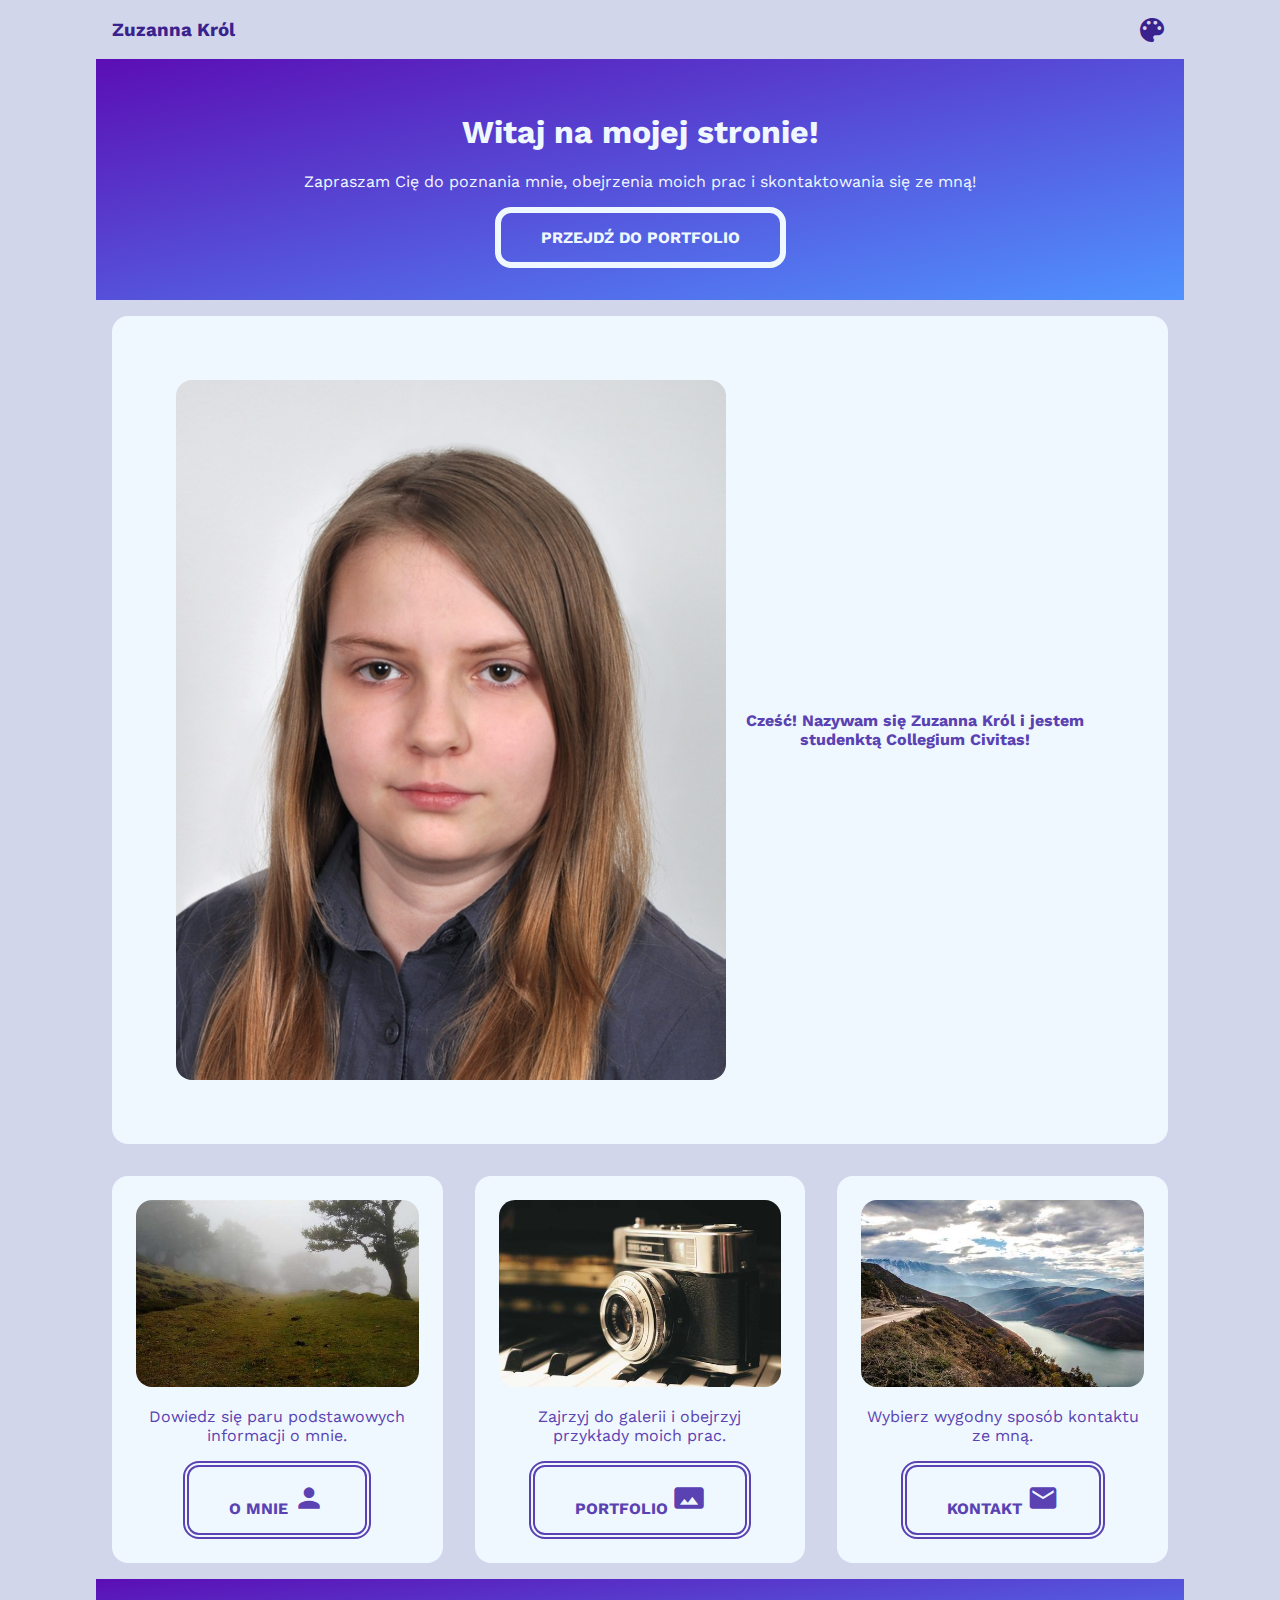
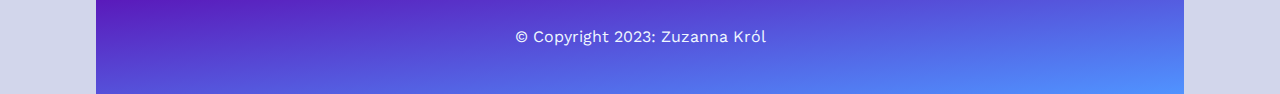
<file: index.html>
<!DOCTYPE html>
<html lang="pl">

<head>
    <meta charset="UTF-8">
    <meta http-equiv="X-UA-Compatible" content="IE=edge">
    <meta name="viewport" content="width=device-width, initial-scale=1.0">
    <link href="https://fonts.googleapis.com/icon?family=Material+Icons" rel="stylesheet">
    <link rel="stylesheet" href="css/style.css">
    <title>Zuzanna Król</title>
</head>

<!--alt shift F to clean up kodu-->

<body>

    <header>
        <div class="navbar">
            <h3>Zuzanna Król</h3>
            <i class="material-icons">palette</i>

        </div>
    </header>

    <section class="hero">
        <div>
            <h1>Witaj na mojej stronie!</h1>
            <p>Zapraszam Cię do poznania mnie, obejrzenia moich prac i skontaktowania się ze mną!</p>

            <a class="cta" href="galeria.html">PRZEJDŹ DO PORTFOLIO </a>
        </div>

    </section>

<section>
 <div class="section">
<img src="img/ja.jpg" alt="Autorka" class="ja">
<p>Cześć! Nazywam się Zuzanna Król i jestem studenktą Collegium Civitas! </p>

 </div>
</section>




    <!--Karty-->
    <section class="links">
        <div class="card">
            <img src="img/las.jpg" alt="las">
            <p>Dowiedz się paru podstawowych informacji o mnie.</p>
            <a class="btn" href="about.html">O MNIE <i class="material-icons">person</i></a>
        </div>
        <div class="card">
            <img src="img/aparat.jpg" alt="aparat">
            <p>Zajrzyj do galerii i obejrzyj przykłady moich prac.</p>
            <a class="btn" href="galeria.html">PORTFOLIO <i class="material-icons">panorama</i></a>
        </div>
        
        <div class="card">
            <img src="img/jezioro.jpg" alt="jezioro">
            <p>Wybierz wygodny sposób kontaktu ze mną.</p>
            <a class="btn" href="kontakt.html">KONTAKT <i class="material-icons">mail</i></a>
        </div>
    </section>
 
    <!--Karty-->


    <footer>
        <div class="hero">
            <p>© Copyright 2023: Zuzanna Król</p>
        </div>

    </footer>

</body>

</html>
</file>
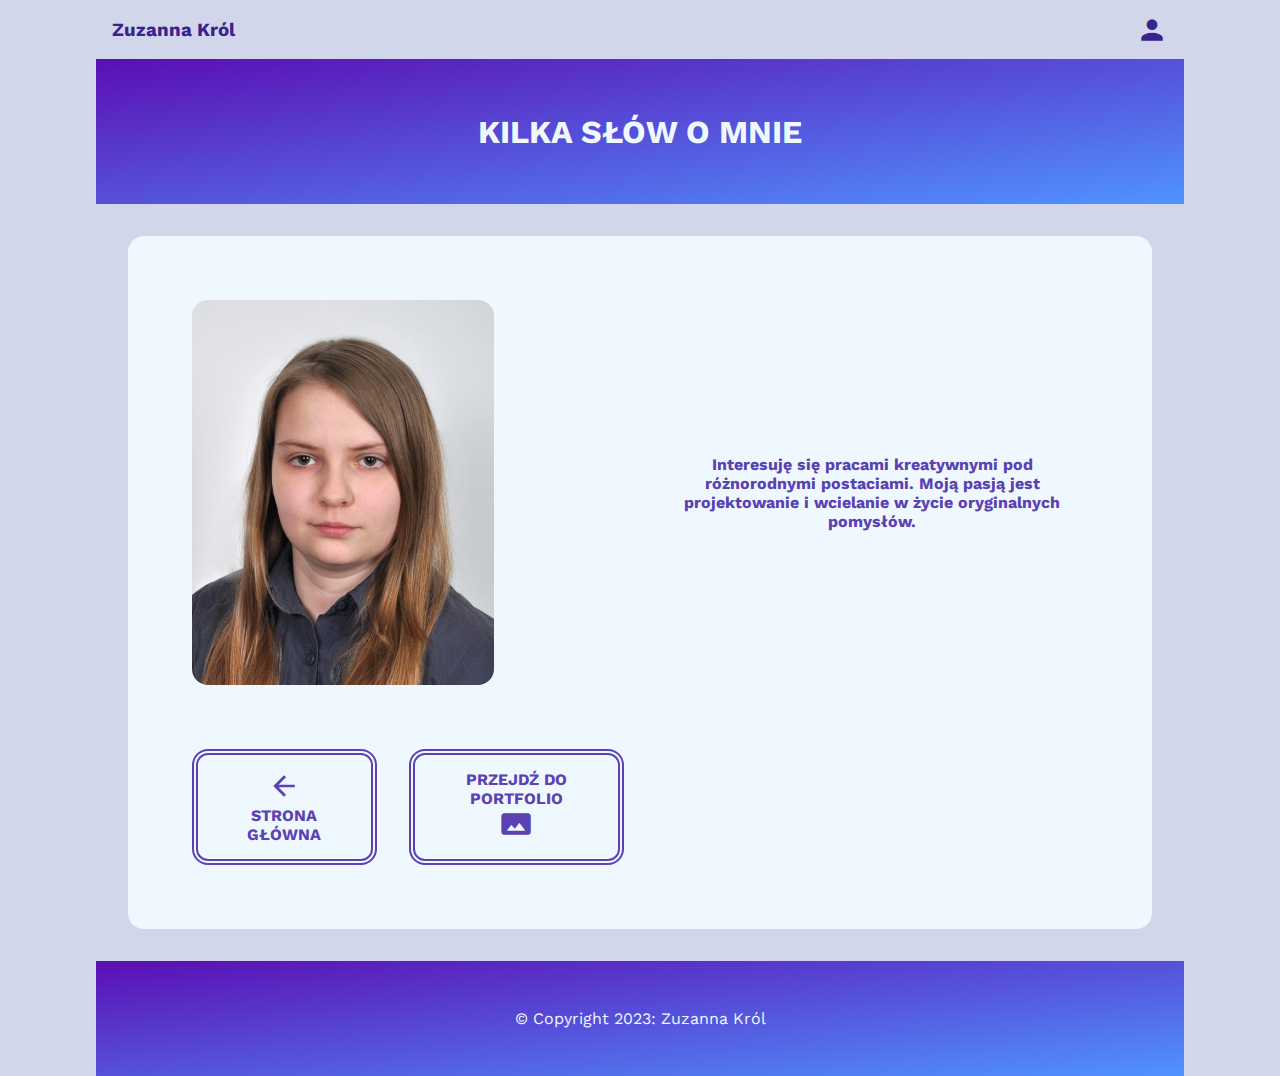
<file: about.html>
<!DOCTYPE html>
<html lang="pl">

<head>
    <meta charset="UTF-8">
    <meta http-equiv="X-UA-Compatible" content="IE=edge">
    <meta name="viewport" content="width=device-width, initial-scale=1.0">
    <link href="https://fonts.googleapis.com/icon?family=Material+Icons" rel="stylesheet">
    <link rel="stylesheet" href="css/style.css">
    <title>Zuzanna Król</title>
</head>

<!--alt shift F to clean up kodu-->

<body>

    <header>
        <div class="navbar">
            <h3>Zuzanna Król</h3>
            <i class="material-icons">person</i>

        </div>
    </header>



    </section>

    <section class="hero">
        <div>
            <h1>KILKA SŁÓW O MNIE</h1>
            
        </div>

    </section>

<section>
 <div class="about">
<img src="img/ja.jpg" alt="Autorka" class="ja">
<p>Interesuję się pracami kreatywnymi pod różnorodnymi postaciami. Moją pasją jest projektowanie i wcielanie w życie oryginalnych pomysłów.</p>

<div class="abtn">
<a class="btn" href="index.html"><i class="material-icons">arrow_back</i>STRONA GŁÓWNA </a>
<a class="btn" href="galeria.html">PRZEJDŹ DO PORTFOLIO <i class="material-icons">panorama</i></a>
</div>
</div>
</section>





    <footer>
        <div class="hero">
            <p>© Copyright 2023: Zuzanna Król</p>
        </div>

    </footer>

</body>

</html>
</file>
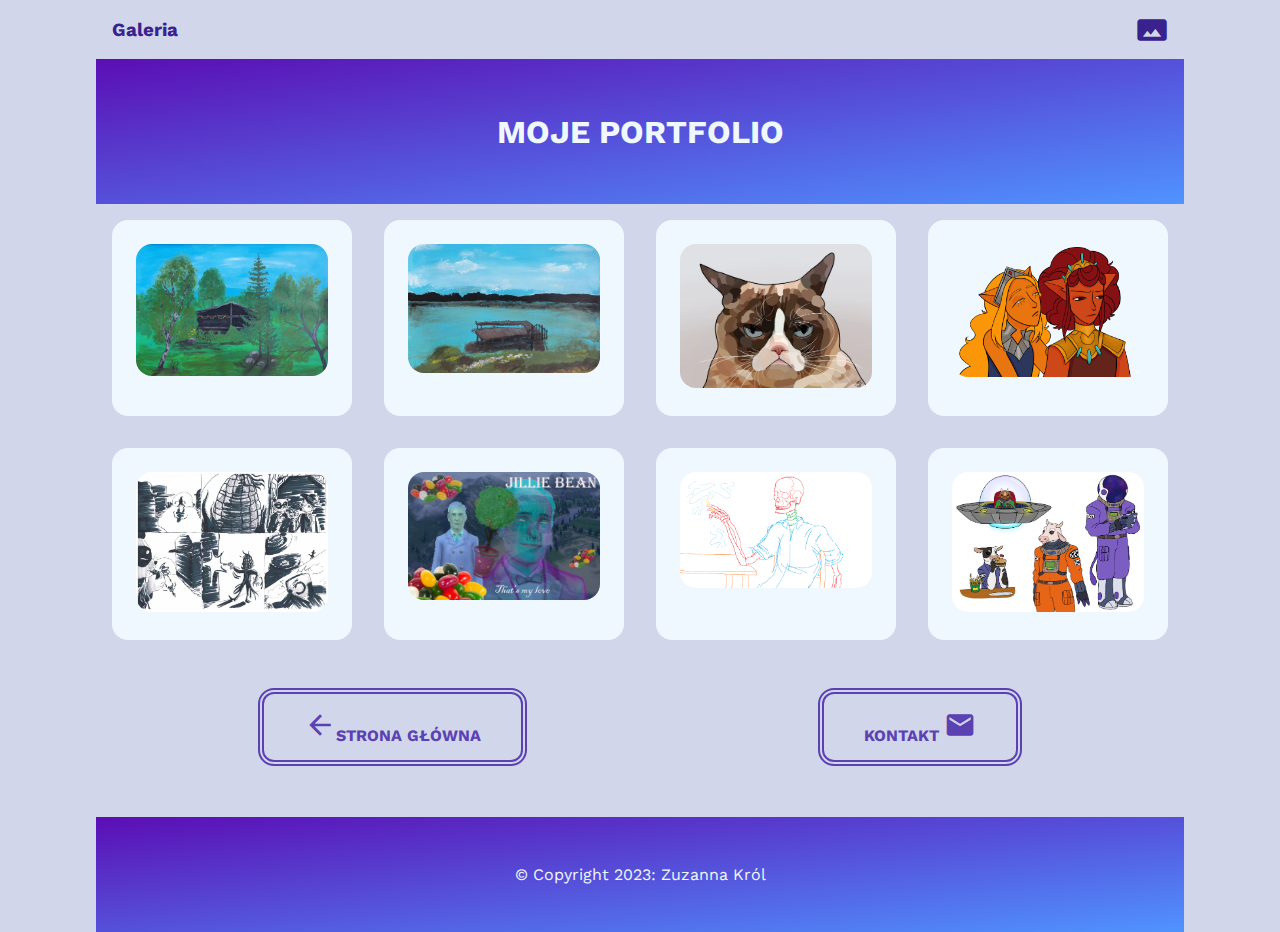
<file: galeria.html>
<!DOCTYPE html>
<html lang="pl">

<head>
    <meta charset="UTF-8">
    <meta http-equiv="X-UA-Compatible" content="IE=edge">
    <meta name="viewport" content="width=device-width, initial-scale=1.0">
    <link href="https://fonts.googleapis.com/icon?family=Material+Icons" rel="stylesheet">
    <link rel="stylesheet" href="css/style.css">
    <title>Zuzanna Król</title>
</head>

<!--alt shift F to clean up kodu-->

<body>

    <header>
        <div class="navbar">
            <h3>Galeria</h3>
            <i class="material-icons">panorama</i>

        </div>
    </header>

    <section class="hero">
        <div>
            <h1>MOJE PORTFOLIO</h1>

        </div>

    </section>

    <section class="portfolio">
        <div class="card">
            <img src="img/aa.jpg" alt="domek">
            

        </div>
        <div class="card">
            <img src="img/bb.jpg" alt="rzeka">
        
        </div>
        
        <div class="card">
            <img src="img/Grumpy Cat.png" alt="kot">
        
        </div>

        <div class="card">
            <img src="img/Wildkats.png" alt="kats">
            
        </div>
      
        <div class="card">
            <img src="img/cob.jpeg" alt="korn">
            

        </div>
        <div class="card">
            <img src="img/Jillie Bean.jpg" alt="bean">
        
        </div>
        
        <div class="card">
            <img src="img/Skeletal.png" alt="sketetal">
        
        </div>

        <div class="card">
            <img src="img/space cows.jpg" alt="cows">
            
        </div>
        
    </section>

    <div class="buttons">
        <a class="btn" href="index.html"><i class="material-icons">arrow_back</i>STRONA GŁÓWNA </a>
        <a class="btn" href="kontakt.html">KONTAKT <i class="material-icons">email</i></a>

    </div>
<br>



    <footer>
        <div class="hero">
            <p>© Copyright 2023: Zuzanna Król</p>
        </div>

    </footer>

</body>

</html>
</file>
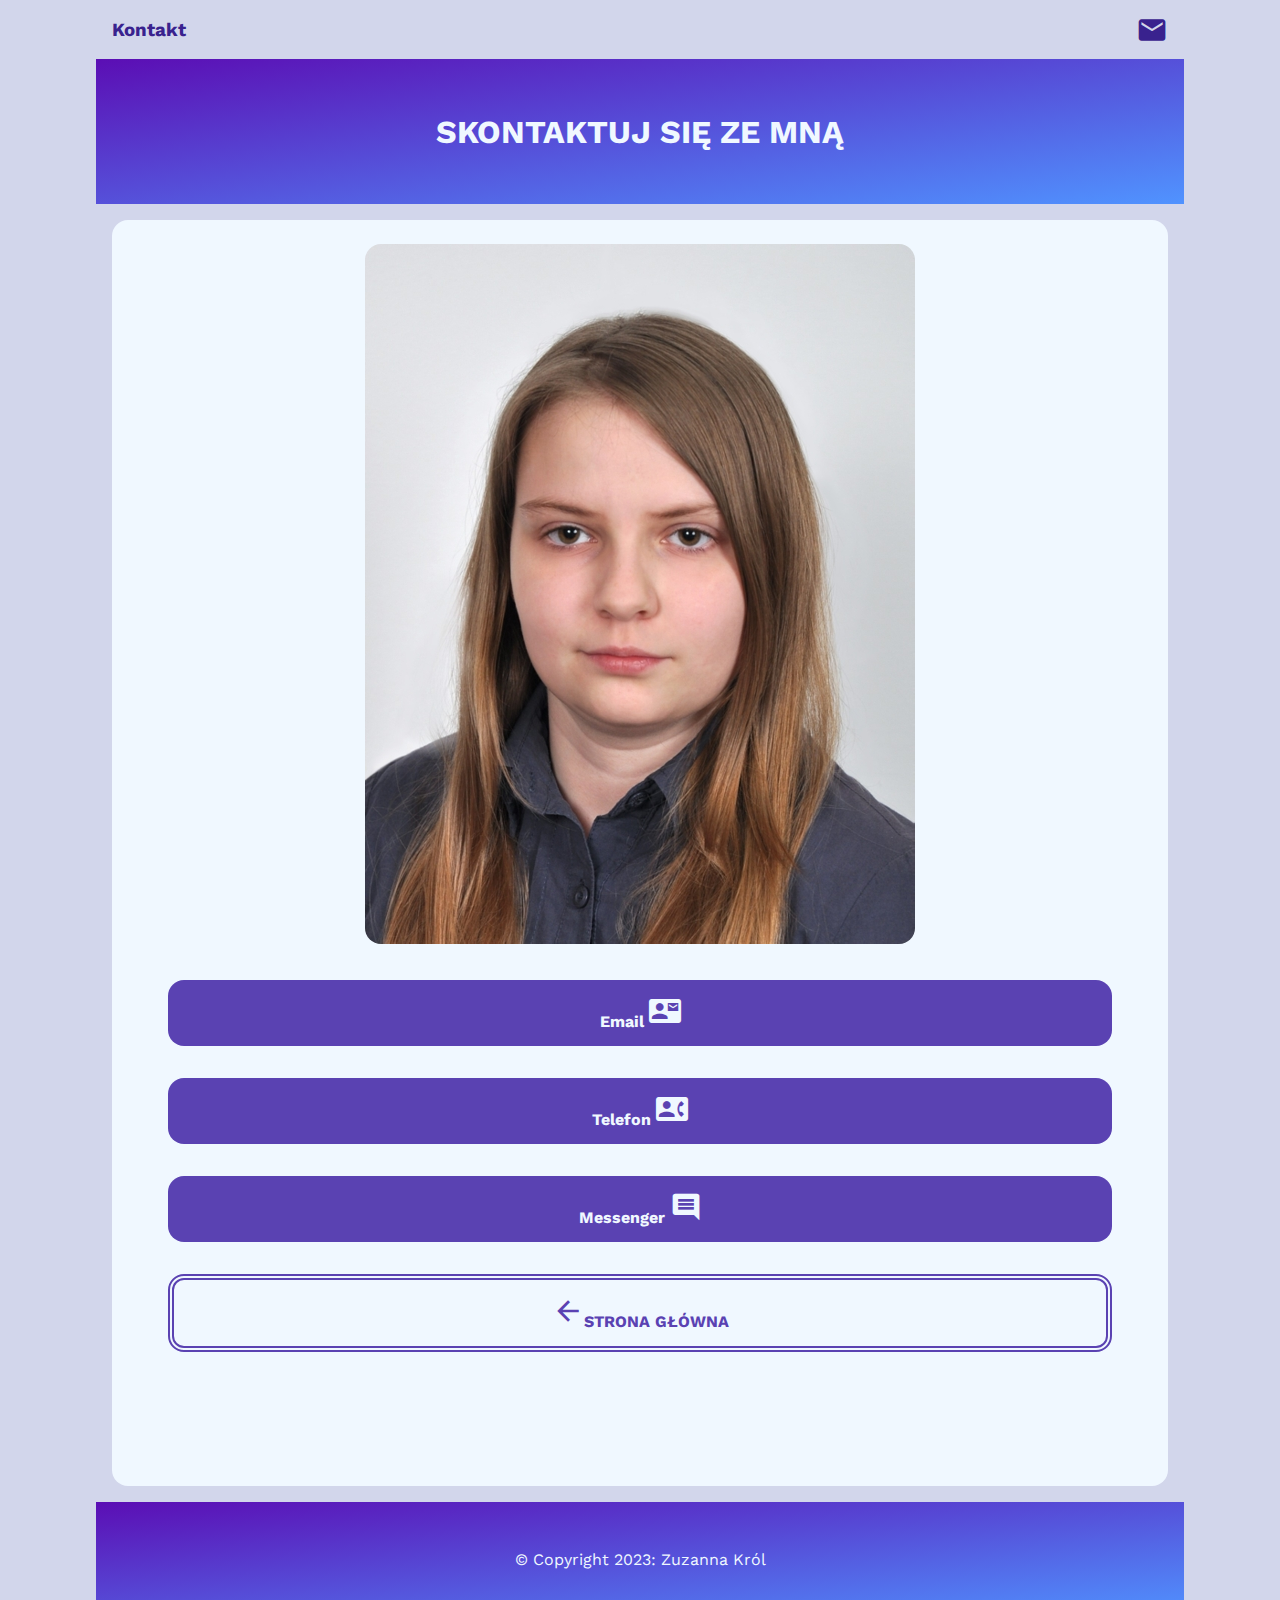
<file: kontakt.html>
<!DOCTYPE html>
<html lang="pl">

<head>
    <meta charset="UTF-8">
    <meta http-equiv="X-UA-Compatible" content="IE=edge">
    <meta name="viewport" content="width=device-width, initial-scale=1.0">
    <link href="https://fonts.googleapis.com/icon?family=Material+Icons" rel="stylesheet">
    <link rel="stylesheet" href="css/style.css">
    <title>Zuzanna Król</title>
</head>

<!--alt shift F to clean up kodu-->

<body>

    <header>
        <div class="navbar">
            <h3>Kontakt</h3>
            <i class="material-icons">email</i>

        </div>
    </header>



    </section>

    <section class="hero">
        <div>
            <h1>SKONTAKTUJ SIĘ ZE MNĄ</h1>
            
        </div>

    </section>

<section class="kontakt">
 <div>
<img src="img/ja.jpg" alt="Autorka" class="ja">


<div class="info">
<a href="mailto:zuzia.krol33@gmail.com">Email <i class="material-icons">contact_mail</i></a></a>
<a href="#">Telefon <i class="material-icons">contact_phone</i></a></a>
<a href="http:/https://www.facebook.com//">Messenger <i class="material-icons">comment</i></a></a>
</div>

<div class="kbtn">
<a class="btn" href="index.html"><i class="material-icons">arrow_back</i>STRONA GŁÓWNA </a>

</div>
 </div>

</section>





    <footer>
        <div class="hero">
            <p>© Copyright 2023: Zuzanna Król</p>
        </div>

    </footer>

</body>

</html>
</file>
<file: css/style.css>
@import url('https://fonts.googleapis.com/css2?family=Work+Sans:wght@400;700&display=swap');



body {
    background-color: rgb(210, 214, 235);
    font-family: 'Work Sans', sans-serif;
    margin: 0 2rem;
}

img {
    max-width: 100%;
    border-radius: 1rem;
    
}

.material-icons{
font-size: 2rem;
}

a{
    background-color: rgb(90, 66, 178);;
    border-radius: 1rem;
    color: aliceblue;
    padding: 15px 40px;
    text-align: center;
    text-decoration: none;
    display: inline-block;
    font-size: 1rem;
    font-weight: 700;
}


.btn {
    background-color: transparent;
    border-style: double;
    border-width: 6px;
    border-color: rgb(90, 66, 178);
    border-radius: 1rem;
    color: rgb(90, 66, 178);
    padding: 15px 40px;
    text-align: center;
    text-decoration: none;
    display: inline-block;
    font-size: 1rem;
    font-weight: 700;
}

.cta {
    background-color: rgb(135, 155, 247);
    background-color: transparent;
    border-style: solid;
    border-width: 6px;
    border-color: aliceblue;
    border-radius: 1rem;
    color: aliceblue;
    padding: 15px 40px;
    text-align: center;
    text-decoration: none;
    display: inline-block;
    font-size: 1rem;
    font-weight: 700;
}

.navbar {
    display: flex;
    justify-content: space-between;
    align-items: center;
    padding: 0 1rem;
    color: rgb(57, 34, 142);
}


.hero {
    padding: 2rem;
    text-align: center;
    background-image: linear-gradient(to bottom right, rgb(180, 14, 163), rgb(131, 12, 160));
    color: aliceblue;
}

.section{
   
    background-color: aliceblue;
    border-radius: 1rem;
    padding: 1.5rem;
    margin: 1rem;
    color: rgb(90, 66, 178);
    text-align: center;
   align-items: center;
   font-weight: 700;
}

.about{
    
    background-color: aliceblue;
    border-radius: 1rem;
    padding: 4rem;
    margin: 2rem;
    color: rgb(90, 66, 178);
    text-align: center;
   align-items: center;
   font-weight: 700;
   display: grid;
  
}

.ja{
    max-width: 70%;
}




.links {
    display: grid;
    grid-template-columns: 1fr;
}


.portfolio {
    display: grid;
    grid-template-columns: 1fr;
}


.buttons{
    display: flex;
    justify-content:space-around;
    margin: 2rem;
    
    gap: 2rem;
}

.card {
    background-color: aliceblue;
    border-radius: 1rem;
    padding: 1.5rem;
    margin: 1rem;
    text-align: center;
    color: rgb(90, 66, 178);
    font-weight: 400;
}

.kontakt{
    background-color: aliceblue;
    border-radius: 1rem;
    padding: 1.5rem;
    margin: 1rem;
    text-align: center;
    color: rgb(90, 66, 178); 
    
}

.info{
    display: grid;
    grid-template-rows: 1fr 1fr 1fr;
    gap: 2rem;
    margin: 2rem;
}

.kbtn{
    display: grid;
    grid-template-rows:  1fr 1fr;
margin: 2rem;
}
    
  .abtn{
    display: grid;
    grid-template-rows: 1fr 1fr;
    gap: 2rem;
    padding: 2rem 0 0 0;
  }








/*--Media Quiry--*/

@media only screen and (min-width: 768px) {

    body {
        margin: 0 4rem;
    }

    .links {
        display: grid;
        grid-template-columns: 1fr 1fr;
    }

    .portfolio {
        display: grid;
        grid-template-columns: 1fr 1fr;
    }

    .hero {

        background-image: linear-gradient(to bottom right, rgb(147, 14, 180), rgb(91, 14, 180));

    }

    .about{
        display: grid;
        grid-template-columns: 1fr 1fr ;
        gap: 2rem;
    }

    .buttons{
        display: flex;
        justify-content:space-around;
        margin: 2rem;
    }
   
    .abtn{
        display: flex;
        justify-content: space-around;
      }

}




@media only screen and (min-width: 1024px) {

    .section{
        display: flex;
        justify-content: space-between;
        background-color: aliceblue;
        border-radius: 1rem;
        padding: 4rem;
        margin: 1rem;
        color: rgb(90, 66, 178);
        text-align: center;
       align-items: center;
       font-weight: 700;
    }
    



    body {
        margin: 0 6rem;
    }


    .links {
        display: grid;
        grid-template-columns: 1fr 1fr 1fr ;
    }

    .portfolio {
        display: grid;
        grid-template-columns: 1fr 1fr 1fr 1fr;
    }

    .hero {

        background-image: linear-gradient(to bottom right, rgb(91, 14, 180), rgb(80, 147, 255));

    }

    .about{
        display: grid;
        grid-template-columns: 1fr 1fr;
        gap: 2rem;
    }

    .buttons{
        display: flex;
        justify-content:space-around;
        margin: 2rem;
    }



}
</file>
